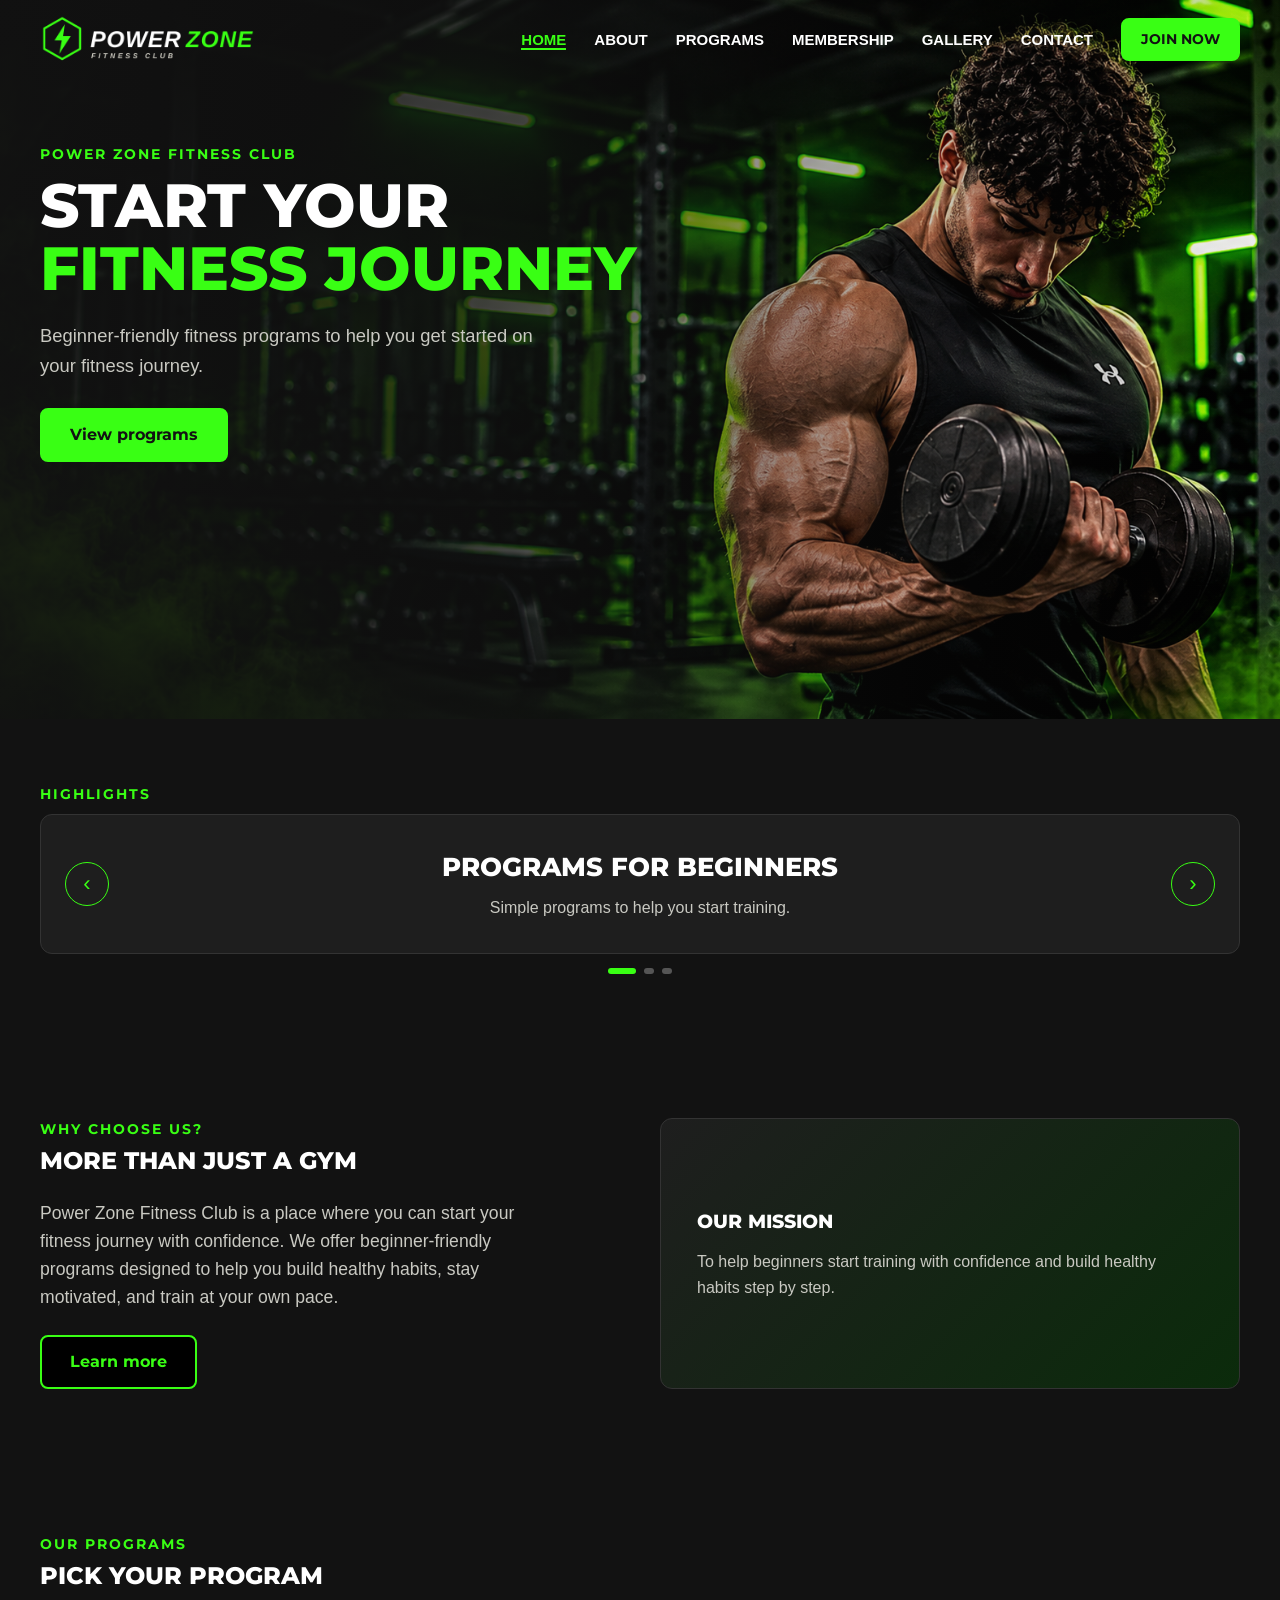
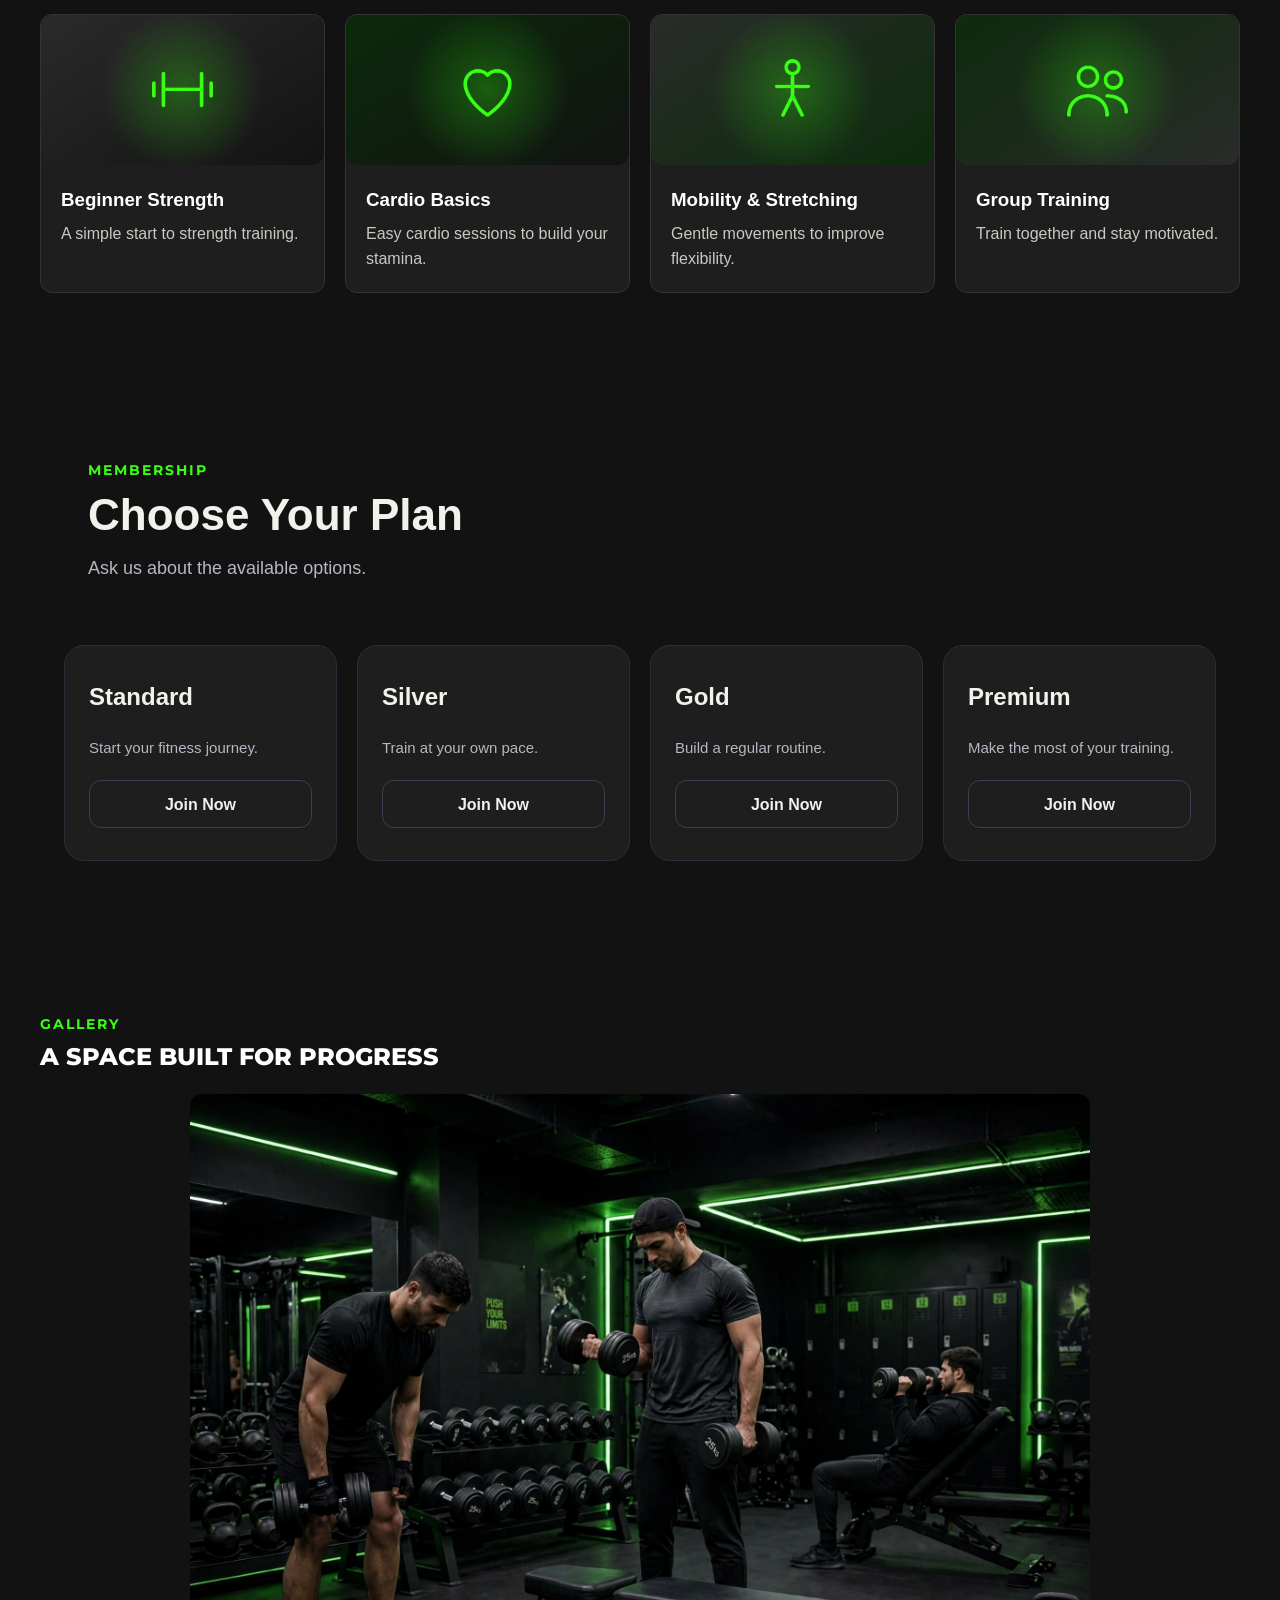
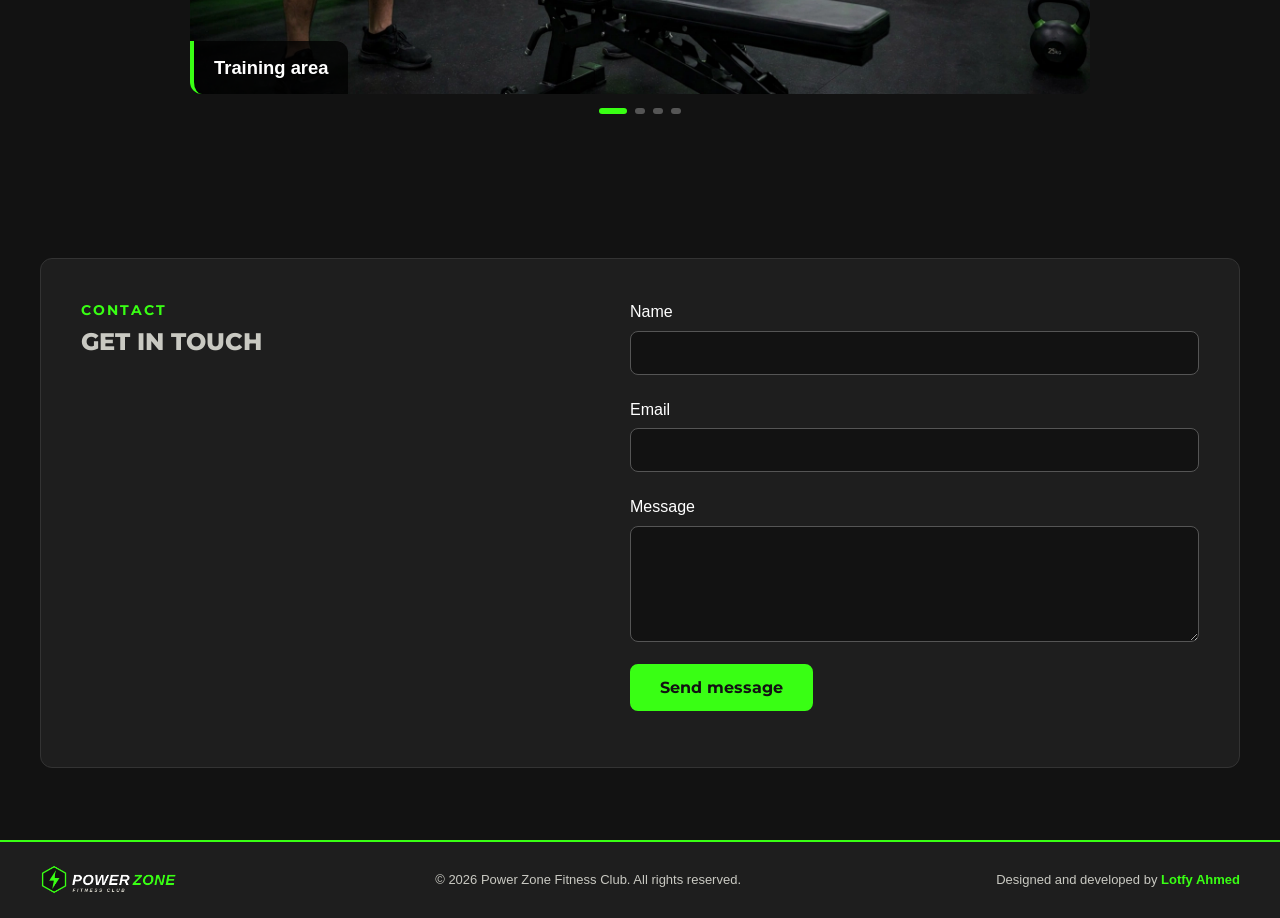
<file: index.html>
<!DOCTYPE html>
<html lang="en">

<head>
  <meta charset="UTF-8">
  <meta name="viewport" content="width=device-width, initial-scale=1.0">
  <title>Power Zone</title>
  <link rel="icon" type="image/png" href="./images/Neon PZ Power Zone Fitness Badge.png">
  <link rel="preconnect" href="https://fonts.googleapis.com">
  <link href="https://fonts.googleapis.com/css2?family=Montserrat:wght@400;700;800&display=swap" rel="stylesheet">
  <link rel="stylesheet" href="style.css">
</head>

<body>
  <header>
    <nav class="navbar">
      <div class="logo">
        <a href="#home"><img src="./images/power-zone-logo.png" alt="Power Zone Fitness Club logo"></a>
      </div>
      <button class="menu-toggle" type="button" aria-expanded="false" aria-controls="navigation-menu"
        aria-label="Open navigation menu">
        <span></span><span></span><span></span>
      </button>
      <ul class="nav-links" id="navigation-menu">
        <li><a href="#home" class="active" id="link-home">Home</a></li>
        <li><a href="#about" id="link-about">About</a></li>
        <li><a href="#programs" id="link-programs">Programs</a></li>
        <li><a href="#membership" id="link-membership">Membership</a></li>
        <li><a href="#gallery" id="link-gallery">Gallery</a></li>
        <li><a href="#contact" id="link-contact">Contact</a></li>
        <li><a href="join.html" class="btn nav-button" id="link-join">Join Now</a></li>
      </ul>
    </nav>
  </header>

  <main>
    <section id="home">
      <div class="hero-left">
        <p class="eyebrow">Power Zone Fitness Club</p>
        <h1 class="hero-heading">Start your <span>fitness journey</span></h1>
        <p class="hero-description">Beginner-friendly fitness programs to help you get started on your fitness journey.
        </p>
        <a href="#programs" class="btn">View programs</a>
      </div>
      <div class="hero-right">
        <img src="./images/hero-image.png" alt="Power Zone lightning bolt emblem">
      </div>
    </section>

    <section id="highlights">
        <p class="eyebrow">Highlights</p>
        <div class="slider">
          <button class="slider-btn" id="prev-btn" type="button">&#8249;</button>
          <div class="slide">
            <h3 id="slide-title"></h3>
            <p id="slide-text"></p>
          </div>
          <button class="slider-btn" id="next-btn" type="button">&#8250;</button>
        </div>
        <div class="dots" id="slider-dots"></div>
    </section>

    <section id="about">
      <div class="about-left">
        <p class="eyebrow">Why choose us?</p>
        <h2 class="section-title">More than just a gym</h2>
        <p class="about-description">Power Zone Fitness Club is a place where you can start your fitness journey with
          confidence. We offer beginner-friendly programs designed to help you build healthy habits, stay motivated, and
          train at your own pace.</p>
        <a href="#programs" class="btn btn-outline">Learn more</a>
      </div>
      <div class="about-right">
        <h3>Our mission</h3>
        <p>To help beginners start training with confidence and build healthy habits step by step.</p>
      </div>
    </section>
    <section id="programs">
      <p class="eyebrow">Our programs</p>
      <h2 class="section-title">Pick your program</h2>
      <div class="programs-container" id="programs-container"></div>
    </section>
    <section id="membership">
      <div class="membership-head">
        <p class="eyebrow">Membership</p>
        <h2 class="membership-title">Choose Your Plan</h2>
        <p class="membership-sub">Ask us about the available options.</p>
      </div>

      <div class="plans-grid" id="plans-grid"></div>
    </section>
    <section id="gallery">
      <p class="eyebrow">Gallery</p>
      <h2 class="section-title">A space built for progress</h2>
      <div class="slider">
        <div class="gallery-slide">
          <img id="gallery-img" src="" alt="">
          <div id="gallery-caption"></div>
        </div>
      </div>
      <div class="dots" id="gallery-dots"></div>
    </section>
    <section id="contact">
      <div class="contact-wrapper">
        <div class="contact-info">
          <p class="eyebrow">Contact</p>
          <h2 class="section-title">Get in touch</h2>
        </div>
        <form id="contact-form">
          <div class="field">
            <label for="name">Name</label>
            <input type="text" id="name" name="name">
            <p class="error" id="name-error"></p>
          </div>
          <div class="field">
            <label for="email">Email</label>
            <input type="email" id="email" name="email">
            <p class="error" id="email-error"></p>
          </div>
          <div class="field">
            <label for="message">Message</label>
            <textarea id="message" name="message" rows="5"></textarea>
            <p class="error" id="message-error"></p>
          </div>
          <button type="submit" class="btn">Send message</button>
          <p class="success" id="form-success"></p>
        </form>
      </div>
    </section>
  </main>

  <footer>
    <a href="#home" class="footer-brand"><img src="./images/power-zone-logo.png" alt="Power Zone Fitness Club logo"></a>
    <p>&copy; 2026 Power Zone Fitness Club. All rights reserved.</p>
    <p>Designed and developed by <span>Lotfy Ahmed</span></p>
  </footer>
  <button id="backToTop" type="button">
    <svg viewBox="0 0 24 24" width="24" height="24" fill="none" stroke="currentColor" stroke-width="2.5"
      stroke-linecap="round" stroke-linejoin="round" aria-hidden="true">
      <path d="m5 15.5 7-7 7 7"></path>
    </svg>
  </button>
  <script src="script.js"></script>
</body>

</html>
</file>
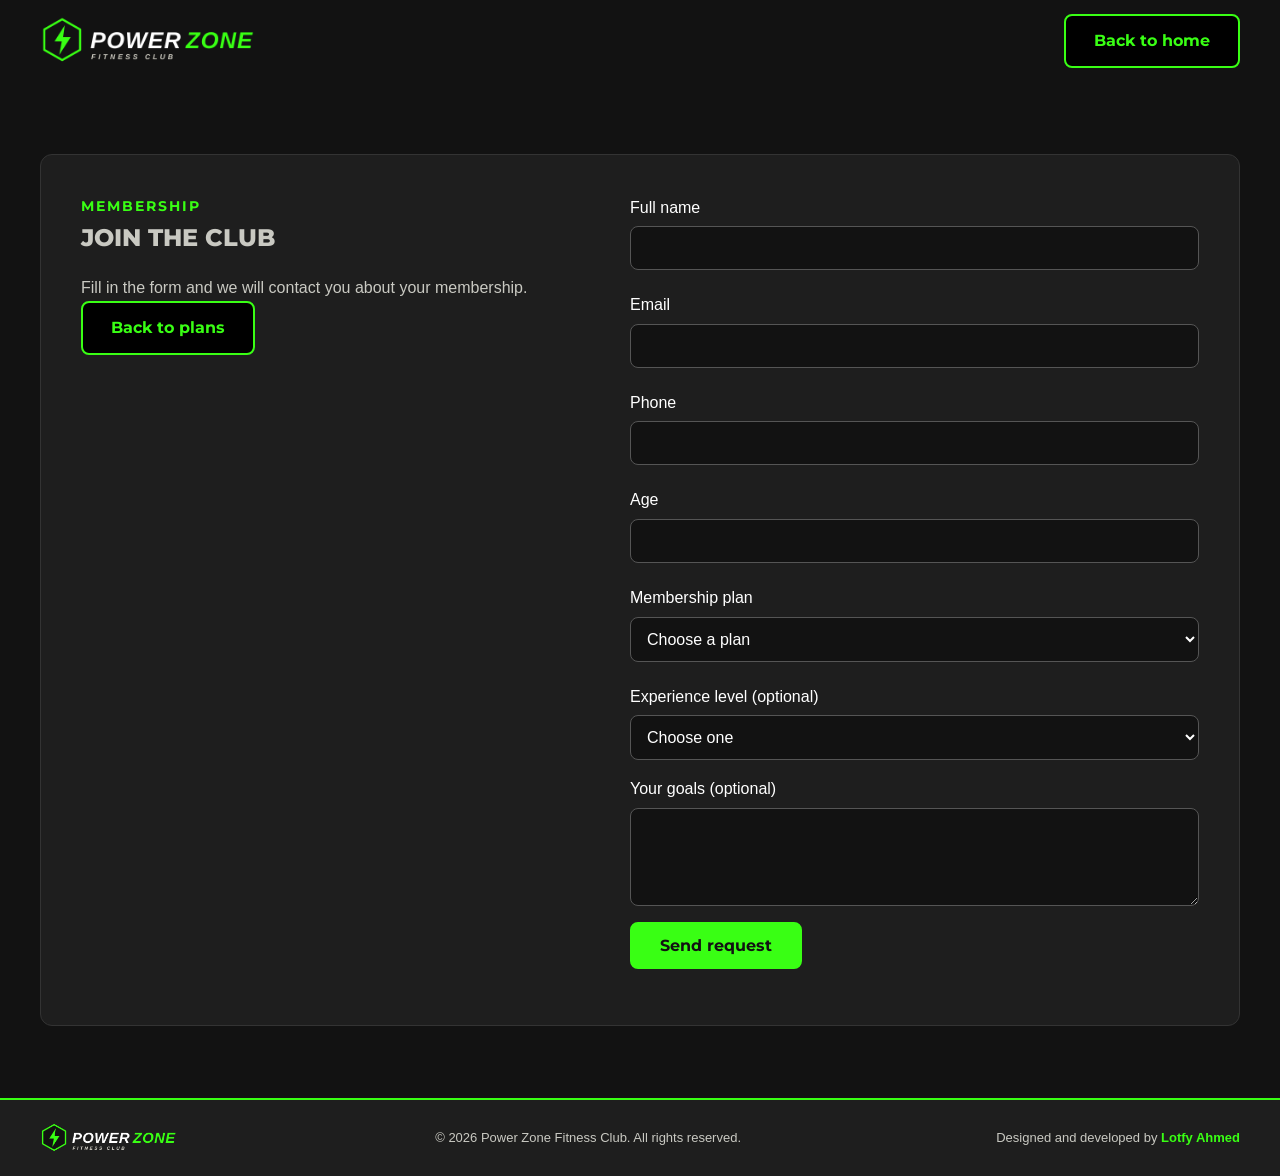
<file: join.html>
<!DOCTYPE html>
<html lang="en">

<head>
  <meta charset="UTF-8">
  <meta name="viewport" content="width=device-width, initial-scale=1.0">
  <title>Join Power Zone Fitness Club</title>
  <link rel="icon" type="image/png" href="./images/power-zone-logo.png">
  <link rel="preconnect" href="https://fonts.googleapis.com">
  <link href="https://fonts.googleapis.com/css2?family=Montserrat:wght@400;700;800&display=swap" rel="stylesheet">
  <link rel="stylesheet" href="style.css">
</head>

<body>
  <header>
    <nav class="navbar">
      <div class="logo">
        <a href="index.html"><img src="./images/power-zone-logo.png" alt="Power Zone Fitness Club logo"></a>
      </div>
      <a href="index.html" class="btn btn-outline">Back to home</a>
    </nav>
  </header>

  <main>
    <section id="join">
      <div class="contact-wrapper">
        <div class="contact-info">
          <p class="eyebrow">Membership</p>
          <h1 class="section-title">Join the club</h1>
          <p>Fill in the form and we will contact you about your membership.</p>
          <p><a href="index.html#membership" class="btn btn-outline">Back to plans</a></p>
        </div>

        <form id="join-form">
          <div class="field">
            <label for="name">Full name</label>
            <input type="text" id="name" name="name">
            <p class="error" id="name-error"></p>
          </div>

          <div class="field">
            <label for="email">Email</label>
            <input type="email" id="email" name="email">
            <p class="error" id="email-error"></p>
          </div>

          <div class="field">
            <label for="phone">Phone</label>
            <input type="tel" id="phone" name="phone">
            <p class="error" id="phone-error"></p>
          </div>

          <div class="field">
            <label for="age">Age</label>
            <input type="number" id="age" name="age" min="10" max="100">
            <p class="error" id="age-error"></p>
          </div>

          <div class="field">
            <label for="plan">Membership plan</label>
            <select id="plan" name="plan">
              <option value="">Choose a plan</option>
              <option value="Standard">Standard</option>
              <option value="Silver">Silver</option>
              <option value="Gold">Gold</option>
              <option value="Premium">Premium</option>
            </select>
            <p class="error" id="plan-error"></p>
          </div>

          <div class="field">
            <label for="experience">Experience level (optional)</label>
            <select id="experience" name="experience">
              <option value="">Choose one</option>
              <option value="Beginner">Beginner</option>
              <option value="Some experience">Some experience</option>
              <option value="Regular training">Regular training</option>
            </select>
          </div>

          <div class="field">
            <label for="goals">Your goals (optional)</label>
            <textarea id="goals" name="goals" rows="4"></textarea>
          </div>

          <button type="submit" class="btn">Send request</button>
          <p class="success" id="form-success"></p>
        </form>
      </div>
    </section>
  </main>

  <footer>
    <a href="index.html" class="footer-brand"><img src="./images/power-zone-logo.png"
        alt="Power Zone Fitness Club logo"></a>
    <p>&copy; 2026 Power Zone Fitness Club. All rights reserved.</p>
    <p>Designed and developed by <span>Lotfy Ahmed</span></p>
  </footer>
  <script src="join.js"></script>
</body>

</html>
</file>
<file: style.css>
* {
    margin: 0;
    padding: 0;
    box-sizing: border-box;
}

#home {
    margin-top: -80px;
    background: linear-gradient(90deg, rgba(18, 18, 18, 0.94) 0%, rgba(18, 18, 18, 0.78) 38%, rgba(18, 18, 18, 0.25) 72%, rgba(18, 18, 18, 0.05) 100%), url("./images/Neon Green Gym Warrior.png") center / cover no-repeat;
}

body {
    background-color: #121212;
    color: #FFFFFF;
    font-family: Arial, Helvetica, sans-serif;
    line-height: 1.6;
}

a {
    color: white;
    text-decoration: none;
}

img {
    max-width: 100%;
    height: auto;
    display: block;
}

ul {
    list-style: none;
}

html {
    scroll-behavior: smooth;
}


header {
    position: sticky;
    top: 0;
    z-index: 1000;
}

header {
    background-color: transparent;
}

.navbar {
    display: flex;
    justify-content: space-between;
    align-items: center;
    flex-wrap: nowrap;
    gap: 16px;
    padding: 14px max(24px, calc((100% - 1200px) / 2));
}

.logo img {
    width: 220px;
}

.menu-toggle {
    display: none;
    flex-direction: column;
    justify-content: center;
    gap: 5px;
    width: 44px;
    height: 44px;
    padding: 10px;
    background: transparent;
    border: 1px solid #39FF14;
    border-radius: 8px;
    cursor: pointer;
}

.menu-toggle span {
    display: block;
    width: 100%;
    height: 2px;
    background: #39FF14;
    transition: transform 0.3s ease, opacity 0.3s ease;
}

.nav-links {
    display: flex;
    align-items: center;
    flex-wrap: nowrap;
    gap: 28px;
}

.nav-links a {
    font-weight: bold;
    font-size: 15px;
    text-transform: uppercase;
    transition: all 0.3s ease;
}

.nav-links li a.active {
    color: #39FF14;
    border-bottom: 2px solid #39FF14;
}

.nav-links a:hover {
    color: #39FF14;
    text-underline-offset: 10px;
}

.nav-links .nav-button {
    padding: 8px 18px;
    font-size: 14px;
    color: #121212;
}

.nav-links .nav-button:hover {
    color: #39FF14;
    text-decoration: none;
}

header.is-collapsed .navbar {
    flex-wrap: wrap;
    padding: 16px 12px;
    gap: 12px;
}

header.is-collapsed .logo img {
    width: 160px;
}

header.is-collapsed .menu-toggle {
    display: flex;
}

header.is-collapsed .nav-links {
    width: 100%;
    flex-direction: column;
    align-items: stretch;
    gap: 0;
    max-height: 0;
    overflow: hidden;
    visibility: hidden;
    transition: max-height 0.3s ease, visibility 0s linear 0.3s;
}

header.is-collapsed .nav-links.is-open {
    max-height: 500px;
    visibility: visible;
    background-color: #1E1E1E;
    transition: max-height 0.3s ease, visibility 0s;
}

header.is-collapsed .nav-links a {
    display: block;
    padding: 10px 12px;
    font-size: 14px;
}

header.is-collapsed .nav-links .nav-button {
    text-align: center;
    margin-top: 8px;
}


section {
    padding: 72px max(24px, calc((100% - 1200px) / 2));
}

section[id] {
    scroll-margin-top: 100px;
}

.eyebrow {
    font-family: Montserrat, Arial, sans-serif;
    font-weight: 700;
    font-size: 14px;
    letter-spacing: 2px;
    text-transform: uppercase;
    color: #39FF14;
    margin-bottom: 8px;
}

.section-title {
    font-family: Montserrat, Arial, sans-serif;
    font-weight: 800;
    text-transform: uppercase;
    line-height: 1.1;
    margin-bottom: 24px;
}

.btn {
    display: inline-block;
    background-color: #39FF14;
    color: #121212;
    font-family: Montserrat, Arial, sans-serif;
    font-weight: 700;
    font-size: 16px;
    padding: 12px 28px;
    border: 2px solid #39FF14;
    border-radius: 8px;
    cursor: pointer;
    transition: all 0.3s ease, color 0.3s ease, transform 0.3s ease;
}

.btn:hover {
    background-color: #1E1E1E;
    color: #39FF14;
    transform: scale(1.05);
}

.btn-outline {
    background-color: black;
    color: #39FF14;
}

.btn-outline:hover {
    background-color: #39FF14;
    color: #121212;
}


#home {
    min-height: 720px;
    padding-top: 144px;
    padding-bottom: 0;
}

.hero-left {
    flex: 1 1 420px;
}

.hero-heading {
    font-family: Montserrat, Arial, sans-serif;
    font-weight: 800;
    font-size: clamp(2.2rem, 5vw, 3.8rem);
    line-height: 1.05;
    text-transform: uppercase;
    max-width: 640px;
}

.hero-heading span {
    color: #39FF14;
}

.hero-description {
    color: #C9C9C2;
    font-size: 1.15rem;
    max-width: 520px;
    margin: 20px 0 28px;
}

.hero-right {
    display: none;
}

.hero-right img {
    width: min(420px, 100%);
    object-fit: cover;
    border-radius: 50%;
    border: 4px solid #39FF14;
    transition: all 0.3s ease;
}

.hero-right img:hover {
    transform: scale(1.05);
}


#highlights {
    margin-top: 40px;
    padding-top: 24px;
}

.slider {
    display: flex;
    align-items: center;
    gap: 20px;
    background: #1E1E1E;
    border: 1px solid #333333;
    border-radius: 12px;
    padding: 32px 24px;
}

.slide {
    flex: 1;
    text-align: center;
}

.slide h3 {
    font-family: Montserrat, Arial, sans-serif;
    font-weight: 800;
    font-size: clamp(1.2rem, 3vw, 1.6rem);
    text-transform: uppercase;
    margin-bottom: 8px;
}

.slide p {
    color: #C9C9C2;
}

.slider-btn {
    flex-shrink: 0;
    width: 44px;
    height: 44px;
    border-radius: 50%;
    border: 1px solid #39FF14;
    background: transparent;
    color: #39FF14;
    font-size: 22px;
    cursor: pointer;
    transition: all 0.3s ease, color 0.3s ease;
}

.slider-btn:hover {
    background: #39FF14;
    color: #121212;
}

.dots {
    display: flex;
    justify-content: center;
    gap: 8px;
    margin-top: 14px;
}

.dot {
    width: 10px;
    height: 6px;
    border: 0;
    border-radius: 3px;
    background: #555;
    cursor: pointer;
    transition: all 0.3s ease, background-color 0.3s ease;
}


#about {
    display: flex;
    flex-wrap: wrap;
    gap: 40px;
    align-items: stretch;
}

.about-left {
    flex: 1 1 360px;
}

.about-description {
    color: #C9C9C2;
    font-size: 1.1rem;
    max-width: 520px;
    margin-bottom: 24px;
}

.about-right {
    flex: 1 1 360px;
    display: flex;
    flex-direction: column;
    justify-content: center;
    padding: 36px;
    border: 1px solid #333333;
    border-radius: 12px;
    background: linear-gradient(135deg, #1E1E1E, #0B2B0B);
}

.about-right h3 {
    font-family: Montserrat, Arial, sans-serif;
    font-weight: 800;
    text-transform: uppercase;
    margin-bottom: 12px;
}

.about-right p {
    color: #C9C9C2;
}


.programs-container {
    display: flex;
    flex-wrap: wrap;
    gap: 20px;
}

.program-card {
    flex: 1 1 220px;
    background: #1E1E1E;
    border: 1px solid #333333;
    border-radius: 12px;
    transition: all 0.3s ease, border-color 0.3s ease;
}

.program-card:hover {
    transform: translateY(-6px);
    border-color: #39FF14;
}

.program-card img {
    width: 100%;
    height: 150px;
    object-fit: cover;
    border-radius: 12px;
}

.program-body {
    padding: 20px;
}

.program-body h3 {
    margin-bottom: 6px;
}

.program-body p {
    color: #C9C9C2;
}

#membership {
    padding: 80px 5%;
    background: #121212;
    color: #f3f1ec;
}

.membership-head {
    padding: 14px max(24px, calc((100% - 1200px) / 2));
    ;
    margin-bottom: 48px;
}

.membership-eyebrow {
    margin: 0 0 8px;
    font-size: 15px;
    font-weight: 600;
    letter-spacing: 2px;
    text-transform: uppercase;
    color: #39FF14;
}

.membership-title {
    margin: 0 0 12px;
    font-size: 44px;
    line-height: 1.2;
}

.membership-sub {
    margin: 0;
    font-size: 18px;
    color: #b4b8c2;
}

.plans-grid {
    max-width: 1200px;
    margin: 0 auto;
    display: grid;
    grid-template-columns: repeat(4, minmax(0, 1fr));
    gap: 20px;
    align-items: stretch;
}

.plan {
    position: relative;
    display: flex;
    flex-direction: column;
    gap: 20px;
    padding: 32px 24px;
    background: #1E1E1E;
    border: 1px solid #2a303b;
    border-radius: 20px;
}

.plan-name {
    margin: 0;
    font-size: 24px;
}

.plan-desc {
    margin: 0;
    font-size: 15px;
    color: #b4b8c2;
}

.plan-btn {
    margin-top: auto;
    display: flex;
    align-items: center;
    justify-content: center;
    min-height: 48px;
    border-radius: 12px;
    border: 1px solid #3a4150;
    color: #f3f1ec;
    text-decoration: none;
    font-weight: 600;
    transition: transform 0.15s ease;
}

.plan-btn:hover {
    transform: translateY(-2px);
}

.plan {
    transition: transform 0.25s ease, border-color 0.25s ease, box-shadow 0.25s ease;
}

.plan-btn {
    transition: transform 0.15s ease, background 0.2s ease, color 0.2s ease, border-color 0.2s ease;
}

.plan:hover {
    transform: translateY(-8px);
    border-color: #39FF14;
    box-shadow: 0 18px 40px rgba(212, 255, 63, 0.12);
}

.plan:hover .plan-btn {
    background: #39FF14;
    border-color: #39FF14;
    color: #0f1115;
}

.gallery-grid {
    display: grid;
    grid-template-columns: repeat(3, 1fr);
    gap: 16px;
}

.gallery-grid .images {
    flex: 1 1 240px;
    border-radius: 12px;
    border: 1px solid #333333;
    position: relative;
}

.gallery-grid .images:last-child {
    grid-column: span 3;
}

.gallery-grid img {
    width: 100%;
    height: 220px;
    object-fit: cover;
    border-radius: 12px;
    transition: transform 0.3s ease;
}

.gallery-grid .images p {
    position: absolute;
    left: 0;
    bottom: 0;
    padding: 10px 16px;
    font-weight: bold;
}

.gallery-grid .images:hover {
    transform: scale(1.05);
}

.gallery-slide {
    position: relative;
    flex: 1;
    min-width: 0;
    max-width: 900px;
    margin: 0 auto;
}

.gallery-slide img {
    width: 100%;
    height: auto;
    border-radius: 12px;
}

#gallery-caption {
    position: absolute;
    left: 0;
    bottom: 0;
    padding: 10px 16px;
    font-weight: bold;
    background: rgba(0, 0, 0, 0.55);
    border-radius: 0 12px 0 12px;
}

#gallery .slider {
    position: relative;
    max-width: 900px;
    margin: 0 auto;
    padding: 0;
    background: none;
    border: none;
}

#gallery .gallery-slide {
    max-width: none;
    width: 100%;
    margin: 0;
}

#gallery .slider-btn {
    position: absolute;
    top: 50%;
    transform: translateY(-50%);
    z-index: 2;
    background: rgba(0, 0, 0, 0.6);
}

#gallery .slider-btn:hover {
    background: #39FF14;
}

#gallery-prev {
    left: 12px;
}

#gallery-next {
    right: 12px;
}

#gallery-caption {
    font-size: 1.15rem;
    font-weight: 800;
    color: #FFFFFF;
    background: rgba(0, 0, 0, 0.75);
    border-left: 4px solid #39FF14;
    padding: 12px 20px;
    border-radius: 0 12px 0 12px;
}


.contact-wrapper {
    display: flex;
    flex-wrap: wrap;
    gap: 40px;
    background: #1E1E1E;
    border: 1px solid #333333;
    border-radius: 12px;
    padding: 40px;
}

.contact-info {
    flex: 1 1 280px;
    color: #C9C9C2;
}

#contact-form,
#join-form {
    flex: 1 1 340px;
}

.field {
    display: flex;
    flex-direction: column;
    gap: 6px;
    margin-bottom: 16px;
}


.field input,
.field textarea,
.field select {
    font-family: inherit;
    font-size: 1rem;
    color: #FFFFFF;
    background: #121212;
    border: 1px solid #555;
    border-radius: 8px;
    padding: 12px;
}

.field .invalid {
    border-color: #FF6B6B
}

.error {
    color: #FF8A8A;
}

.success {
    margin-top: 16px;
    color: #39FF14;
    font-weight: bold;
}


footer {
    display: flex;
    align-items: center;
    justify-content: space-between;
    flex-wrap: wrap;
    gap: 12px 20px;
    padding: 22px max(24px, calc((100% - 1200px) / 2));
    background: #1E1E1E;
    border-top: 2px solid #39FF14;
    color: #C9C9C2;
}

.footer-brand img {
    width: 140px;
}

footer p {
    font-size: 13px;
}

footer p span {
    color: #39FF14;
    font-weight: bold;
}


#backToTop {
    position: fixed;
    bottom: 55px;
    right: 24px;
    width: 48px;
    height: 48px;
    border: 2px solid #39FF14;
    border-radius: 14px;
    background-color: #39FF14;
    color: black;
    font-size: 24px;
    font-weight: bold;
    cursor: pointer;
    box-shadow: 0 6px 20px rgba(57, 255, 20, 0.25);
    transition: all 0.3s ease;
    z-index: 1000;
    display: none;
}

#backToTop svg {
    display: block;
    margin: auto;
}

#backToTop:hover {
    background-color: #121212;
    color: #39FF14;
    transform: translateY(-4px);
    box-shadow: 0 6px 18px rgba(57, 255, 20, 0.35);
}

#backToTop:focus-visible {
    outline: 2px solid #fff;
    outline-offset: 3px;
}

#backToTop:active {
    transform: scale(0.95);
}


@media (max-width: 1100px) {
    #home {
        margin-top: 0;
        min-height: 0;
        padding-top: 40px;
        background: url("./images/hero-bg.png") center / cover no-repeat;
    }

    .hero-right {
        display: flex;
        justify-content: center;
        margin-top: 28px;
    }

    .hero-right img {
        width: min(280px, 100%);
        border-radius: 50%;
        border: 4px solid #39FF14;
    }

    #highlights {
        margin-top: 90px;
    }
}

@media (max-width: 768px) {
#membership {
    padding: 48px 20px;
}

.membership-head {
    padding: 0;
}

.membership-title {
    font-size: 32px;
}

.plans-grid {
    grid-template-columns: 1fr;
    gap: 24px;
}

.plan {
    width: 100%;
    padding: 28px 24px;
}

    section {
        padding: 48px 20px;
    }


    .btn {
        font-size: 14px;
        padding: 12px 22px;
    }


    #home {
        padding-top: 40px;
        padding-bottom: 40px;
    }
    .hero-left,
    .hero-right,
    .about-left,
    .about-right,
    .contact-info,
    #contact-form {
        flex: 1 1 100%;
        min-width: 0;
    }

    .hero-right img {
        width: min(320px, 100%);
    }

    .about-right {
        padding: 24px;
    }

    .program-card {
        flex-basis: 100%;
    }

    .field input,
    .field textarea {
        width: 100%;
        min-width: 0;
    }


    .slider {
        padding: 24px 12px;
        gap: 10px;
    }


    .contact-wrapper {
        padding: 24px 20px;
    }


    footer {
        flex-direction: column;
        text-align: center;
        justify-content: center;
        padding: 24px 20px;
        gap: 12px;
    }


.gallery-grid {
    grid-template-columns: 1fr;
    gap: 16px;
}

.gallery-grid .images:last-child {
    grid-column: auto;
}

.gallery-grid img {
    width: 100%;
    height: 220px;
}
}
</file>
